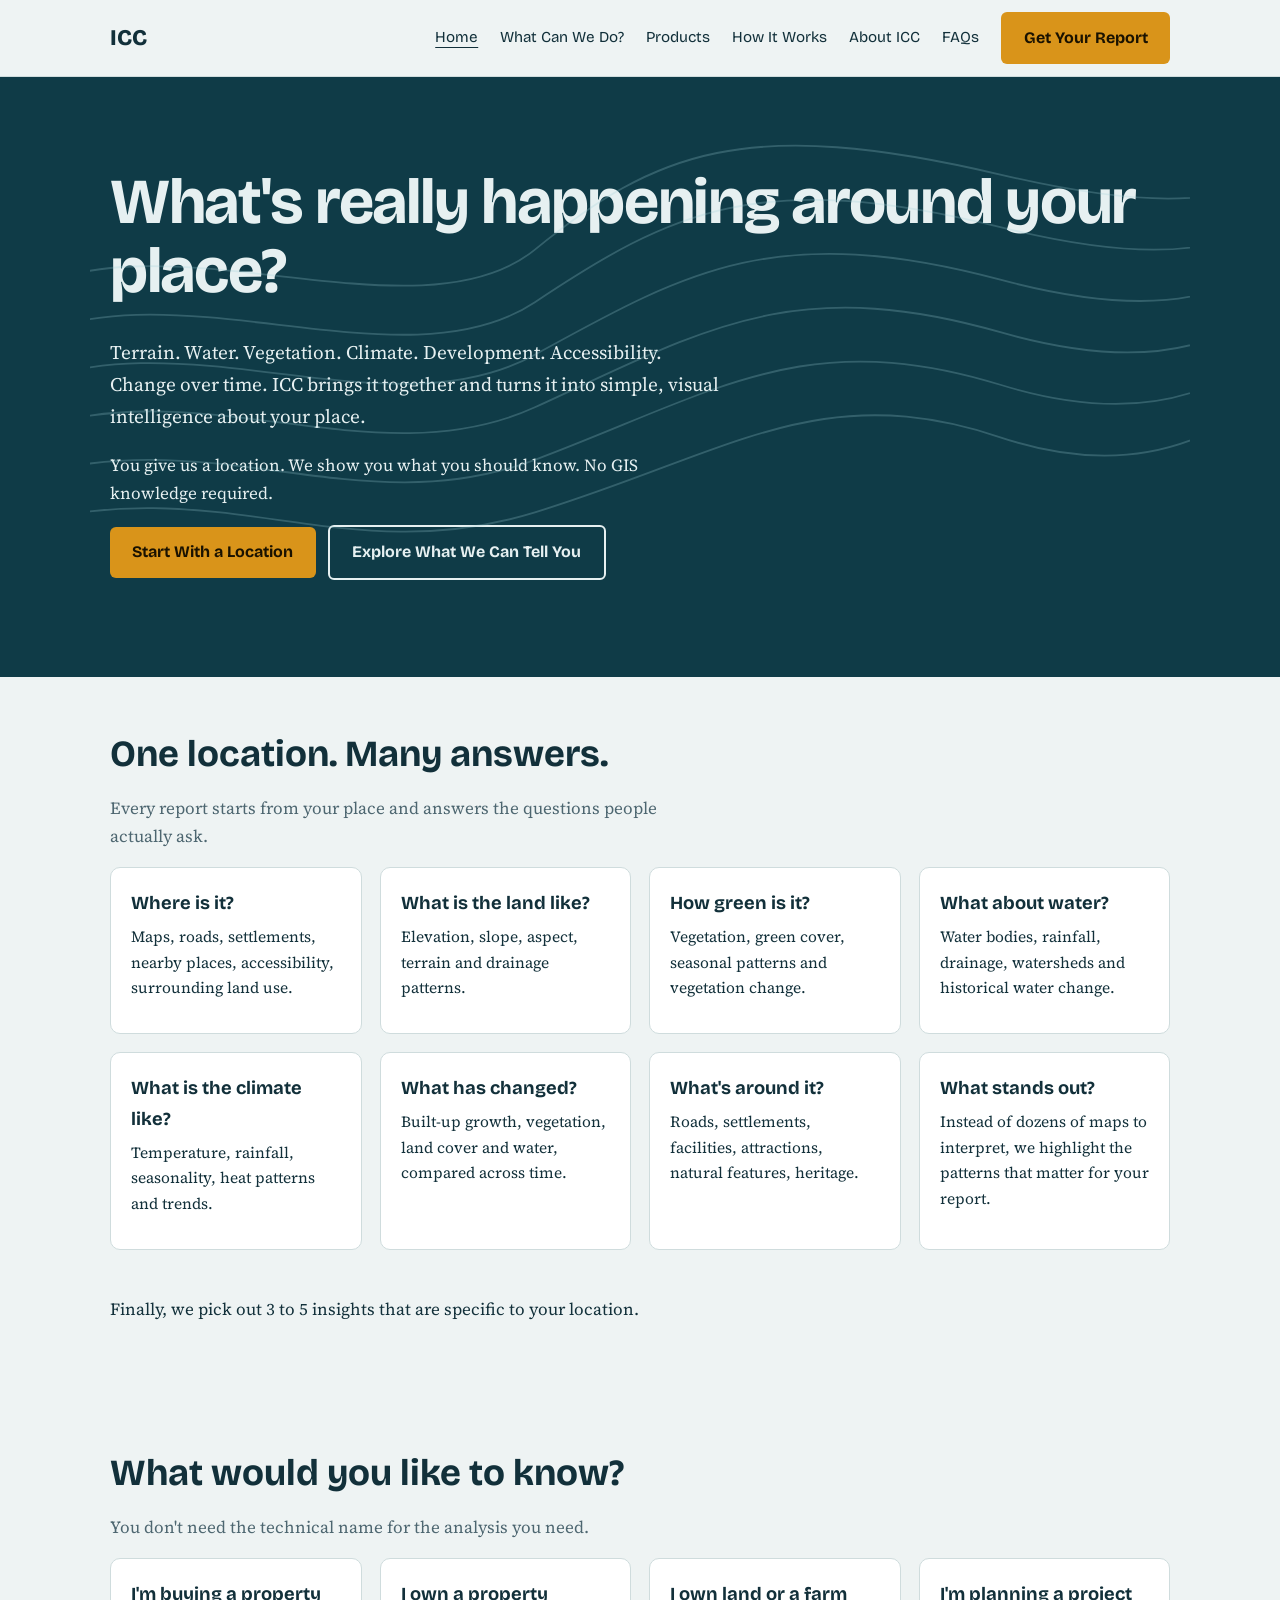
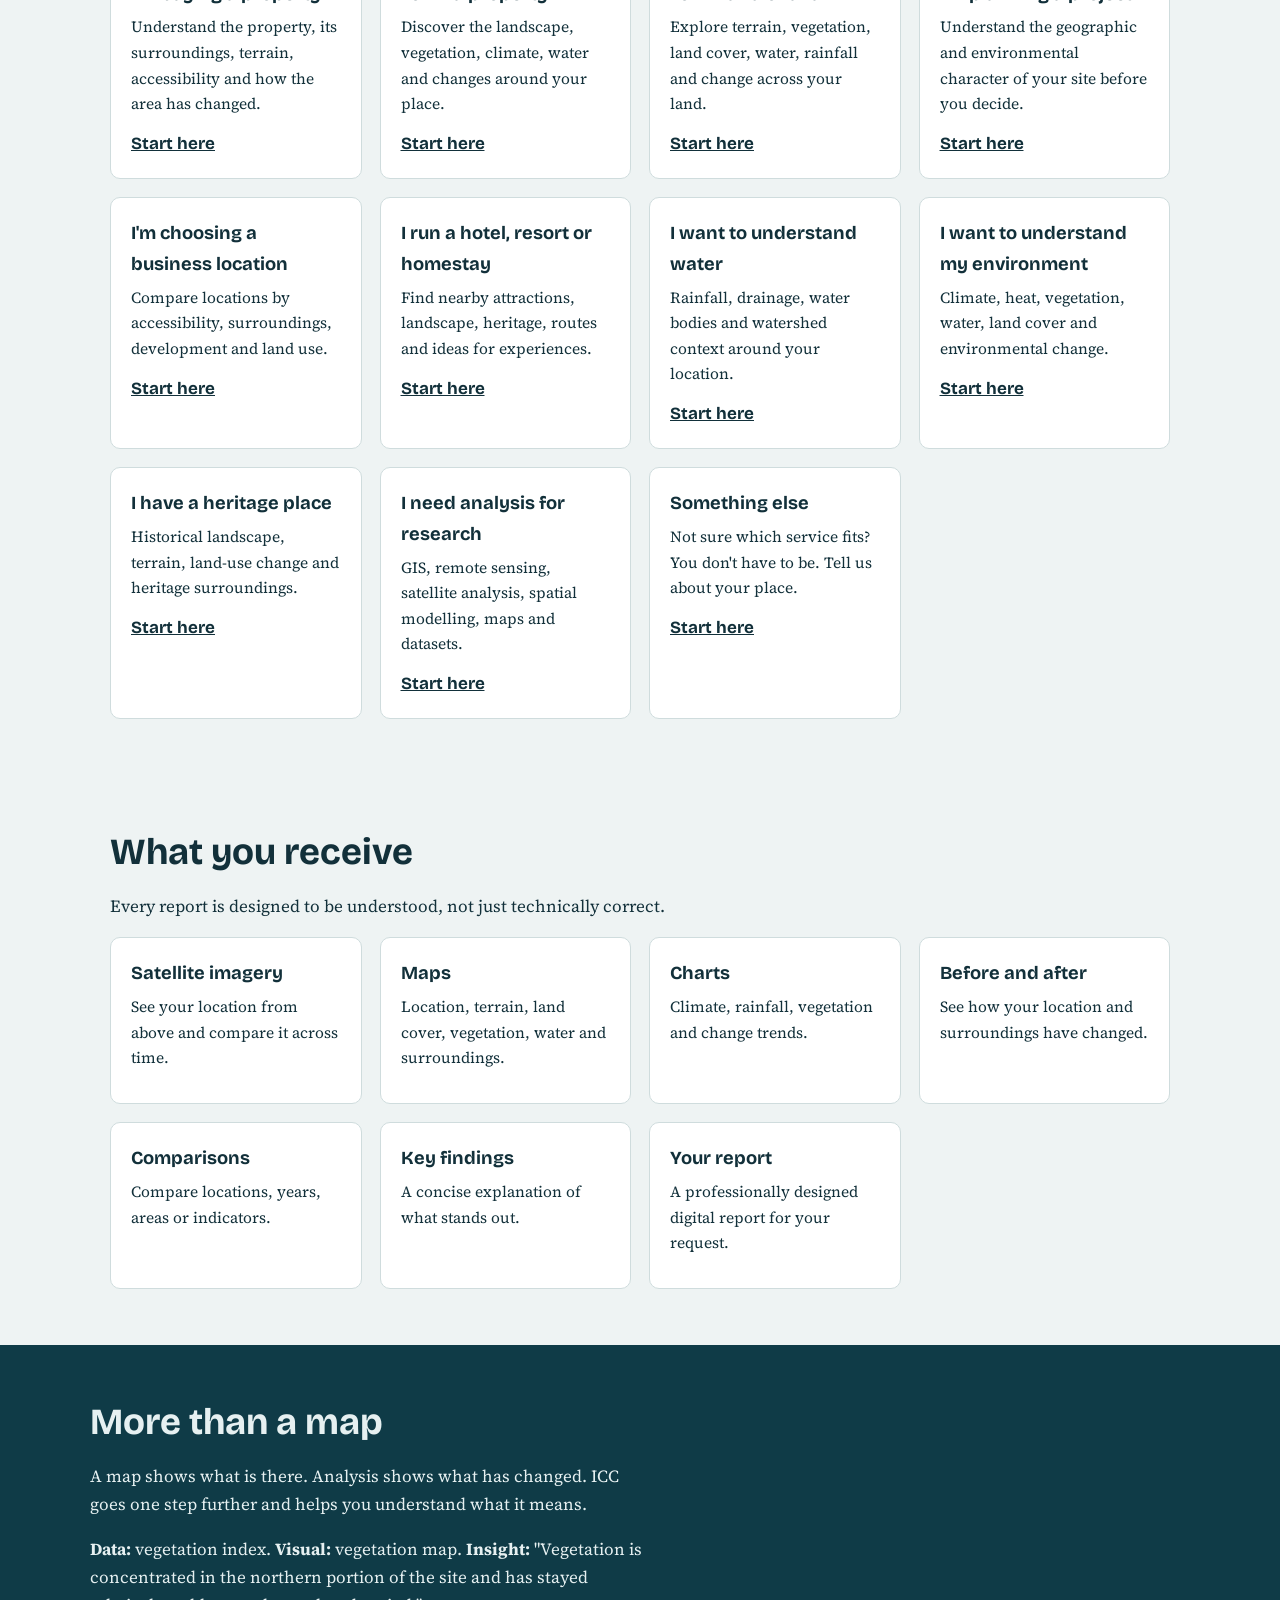
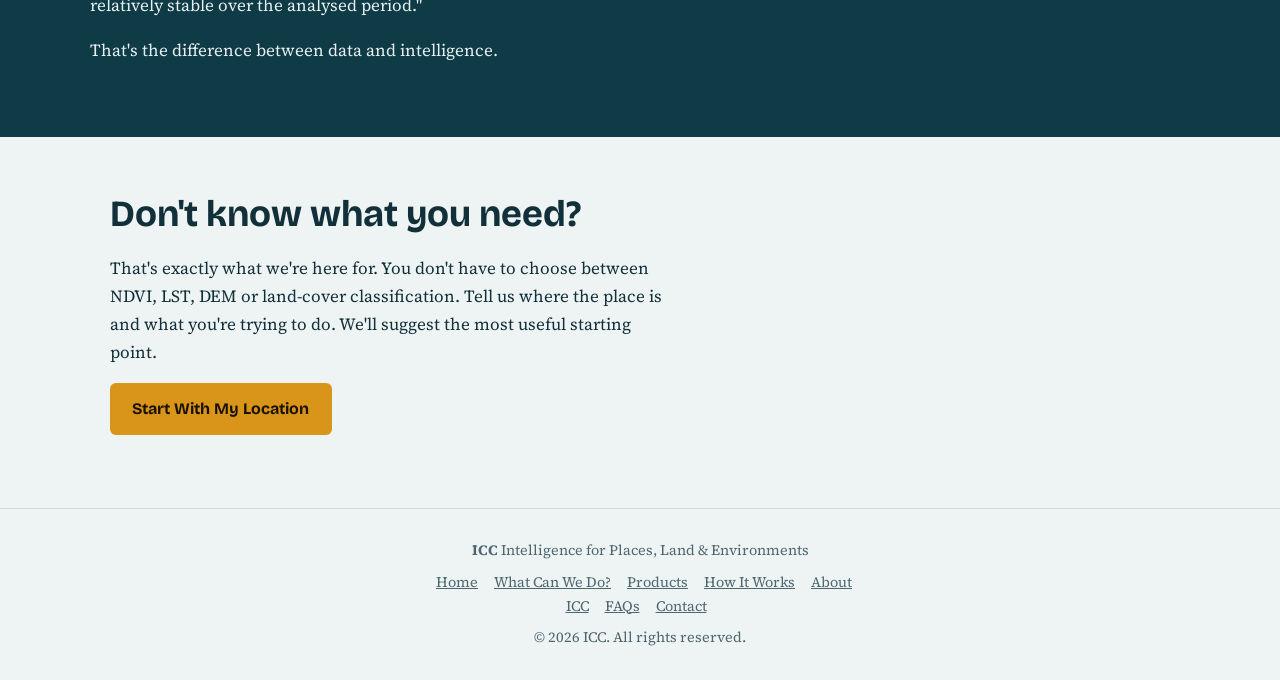
<file: index.html>
<!DOCTYPE html><html lang="en"><head><meta charset="utf-8"><meta name="viewport" content="width=device-width,initial-scale=1">
<title>ICC | Property, Land & Location Intelligence</title><meta name="description" content="Understand your property, land or location with satellite imagery, GIS and environmental intelligence. Get visual maps, charts, change analysis and location-specific insights from ICC.">
<link rel="preconnect" href="https://fonts.googleapis.com"><link rel="preconnect" href="https://fonts.gstatic.com" crossorigin>
<link href="https://fonts.googleapis.com/css2?family=Bricolage+Grotesque:wght@500;700;800&family=Source+Serif+4:wght@400;600&display=swap" rel="stylesheet">
<link rel="stylesheet" href="style.css"></head><body>
<header><nav><a class="logo" href="index.html">ICC</a><a href="index.html" aria-current=page>Home</a><a href="what-can-we-do.html">What Can We Do?</a><a href="products.html">Products</a><a href="how-it-works.html">How It Works</a><a href="about.html">About ICC</a><a href="faq.html">FAQs</a><a class="btn" href="get-report.html">Get Your Report</a></nav></header>
<main>
<section class="hero"><div><svg viewBox="0 0 800 400" preserveAspectRatio="xMidYMid slice" aria-hidden="true" fill="none" stroke="#9fd0d8" stroke-width="1.2"><path d="M-20 300C120 260 200 330 330 290S520 200 640 240 820 210 840 190"/><path d="M-20 270C110 225 210 300 330 255S510 165 640 205 820 180 840 160"/><path d="M-20 240C100 190 220 270 330 220S500 130 640 170 820 150 840 130"/><path d="M-20 210C90 155 230 240 330 185S490 95 640 135 820 120 840 100"/><path d="M-20 180C80 120 240 210 330 150S480 60 640 100 820 90 840 70"/><path d="M-20 150C70 85 250 180 330 115S470 25 640 65 820 60 840 40"/></svg><h1>What's really happening around your place?</h1>
<p style="font-size:1.2rem">Terrain. Water. Vegetation. Climate. Development. Accessibility. Change over time. ICC brings it together and turns it into simple, visual intelligence about your place.</p>
<p>You give us a location. We show you what you should know. No GIS knowledge required.</p>
<p><a class="btn" href="get-report.html">Start With a Location</a> &nbsp; <a class="btn ghost" href="what-can-we-do.html">Explore What We Can Tell You</a></p></div></section>
<section><h2>One location. Many answers.</h2><p class="mute">Every report starts from your place and answers the questions people actually ask.</p>
<div class="grid"><div class="card"><h3>Where is it?</h3><p>Maps, roads, settlements, nearby places, accessibility, surrounding land use.</p></div><div class="card"><h3>What is the land like?</h3><p>Elevation, slope, aspect, terrain and drainage patterns.</p></div><div class="card"><h3>How green is it?</h3><p>Vegetation, green cover, seasonal patterns and vegetation change.</p></div><div class="card"><h3>What about water?</h3><p>Water bodies, rainfall, drainage, watersheds and historical water change.</p></div><div class="card"><h3>What is the climate like?</h3><p>Temperature, rainfall, seasonality, heat patterns and trends.</p></div><div class="card"><h3>What has changed?</h3><p>Built-up growth, vegetation, land cover and water, compared across time.</p></div><div class="card"><h3>What's around it?</h3><p>Roads, settlements, facilities, attractions, natural features, heritage.</p></div><div class="card"><h3>What stands out?</h3><p>Instead of dozens of maps to interpret, we highlight the patterns that matter for your report.</p></div></div><p><br>Finally, we pick out 3 to 5 insights that are specific to your location.</p></section>
<section><h2>What would you like to know?</h2><p class="mute">You don't need the technical name for the analysis you need.</p><div class="grid"><div class="card"><h3>I'm buying a property</h3><p>Understand the property, its surroundings, terrain, accessibility and how the area has changed.</p><a href="get-report.html?need=property">Start here</a></div><div class="card"><h3>I own a property</h3><p>Discover the landscape, vegetation, climate, water and changes around your place.</p><a href="get-report.html?need=property">Start here</a></div><div class="card"><h3>I own land or a farm</h3><p>Explore terrain, vegetation, land cover, water, rainfall and change across your land.</p><a href="get-report.html?need=land">Start here</a></div><div class="card"><h3>I'm planning a project</h3><p>Understand the geographic and environmental character of your site before you decide.</p><a href="get-report.html?need=site">Start here</a></div><div class="card"><h3>I'm choosing a business location</h3><p>Compare locations by accessibility, surroundings, development and land use.</p><a href="get-report.html?need=compare">Start here</a></div><div class="card"><h3>I run a hotel, resort or homestay</h3><p>Find nearby attractions, landscape, heritage, routes and ideas for experiences.</p><a href="get-report.html?need=destination">Start here</a></div><div class="card"><h3>I want to understand water</h3><p>Rainfall, drainage, water bodies and watershed context around your location.</p><a href="get-report.html?need=water">Start here</a></div><div class="card"><h3>I want to understand my environment</h3><p>Climate, heat, vegetation, water, land cover and environmental change.</p><a href="get-report.html?need=environment">Start here</a></div><div class="card"><h3>I have a heritage place</h3><p>Historical landscape, terrain, land-use change and heritage surroundings.</p><a href="get-report.html?need=heritage">Start here</a></div><div class="card"><h3>I need analysis for research</h3><p>GIS, remote sensing, satellite analysis, spatial modelling, maps and datasets.</p><a href="get-report.html?need=research">Start here</a></div><div class="card"><h3>Something else</h3><p>Not sure which service fits? You don't have to be. Tell us about your place.</p><a href="get-report.html?need=other">Start here</a></div></div></section>
<section><h2>What you receive</h2><p>Every report is designed to be understood, not just technically correct.</p>
<div class="grid"><div class="card"><h3>Satellite imagery</h3><p>See your location from above and compare it across time.</p></div><div class="card"><h3>Maps</h3><p>Location, terrain, land cover, vegetation, water and surroundings.</p></div><div class="card"><h3>Charts</h3><p>Climate, rainfall, vegetation and change trends.</p></div><div class="card"><h3>Before and after</h3><p>See how your location and surroundings have changed.</p></div><div class="card"><h3>Comparisons</h3><p>Compare locations, years, areas or indicators.</p></div><div class="card"><h3>Key findings</h3><p>A concise explanation of what stands out.</p></div><div class="card"><h3>Your report</h3><p>A professionally designed digital report for your request.</p></div></div></section>
<section class="band"><div><h2>More than a map</h2><p>A map shows what is there. Analysis shows what has changed. ICC goes one step further and helps you understand what it means.</p>
<p><strong>Data:</strong> vegetation index. <strong>Visual:</strong> vegetation map. <strong>Insight:</strong> "Vegetation is concentrated in the northern portion of the site and has stayed relatively stable over the analysed period."</p>
<p>That's the difference between data and intelligence.</p></div></section>
<section><h2>Don't know what you need?</h2><p>That's exactly what we're here for. You don't have to choose between NDVI, LST, DEM or land-cover classification. Tell us where the place is and what you're trying to do. We'll suggest the most useful starting point.</p>
<p><a class="btn" href="get-report.html">Start With My Location</a></p></section></main>
<footer><p style="margin:0 auto 8px"><strong>ICC</strong> Intelligence for Places, Land &amp; Environments</p>
<p style="margin:0 auto 8px"><a href="index.html">Home</a><a href="what-can-we-do.html">What Can We Do?</a><a href="products.html">Products</a><a href="how-it-works.html">How It Works</a><a href="about.html">About ICC</a><a href="faq.html">FAQs</a><a href="get-report.html">Contact</a></p>
<p style="margin:0 auto">&copy; 2026 ICC. All rights reserved.</p></footer></body></html>
</file>
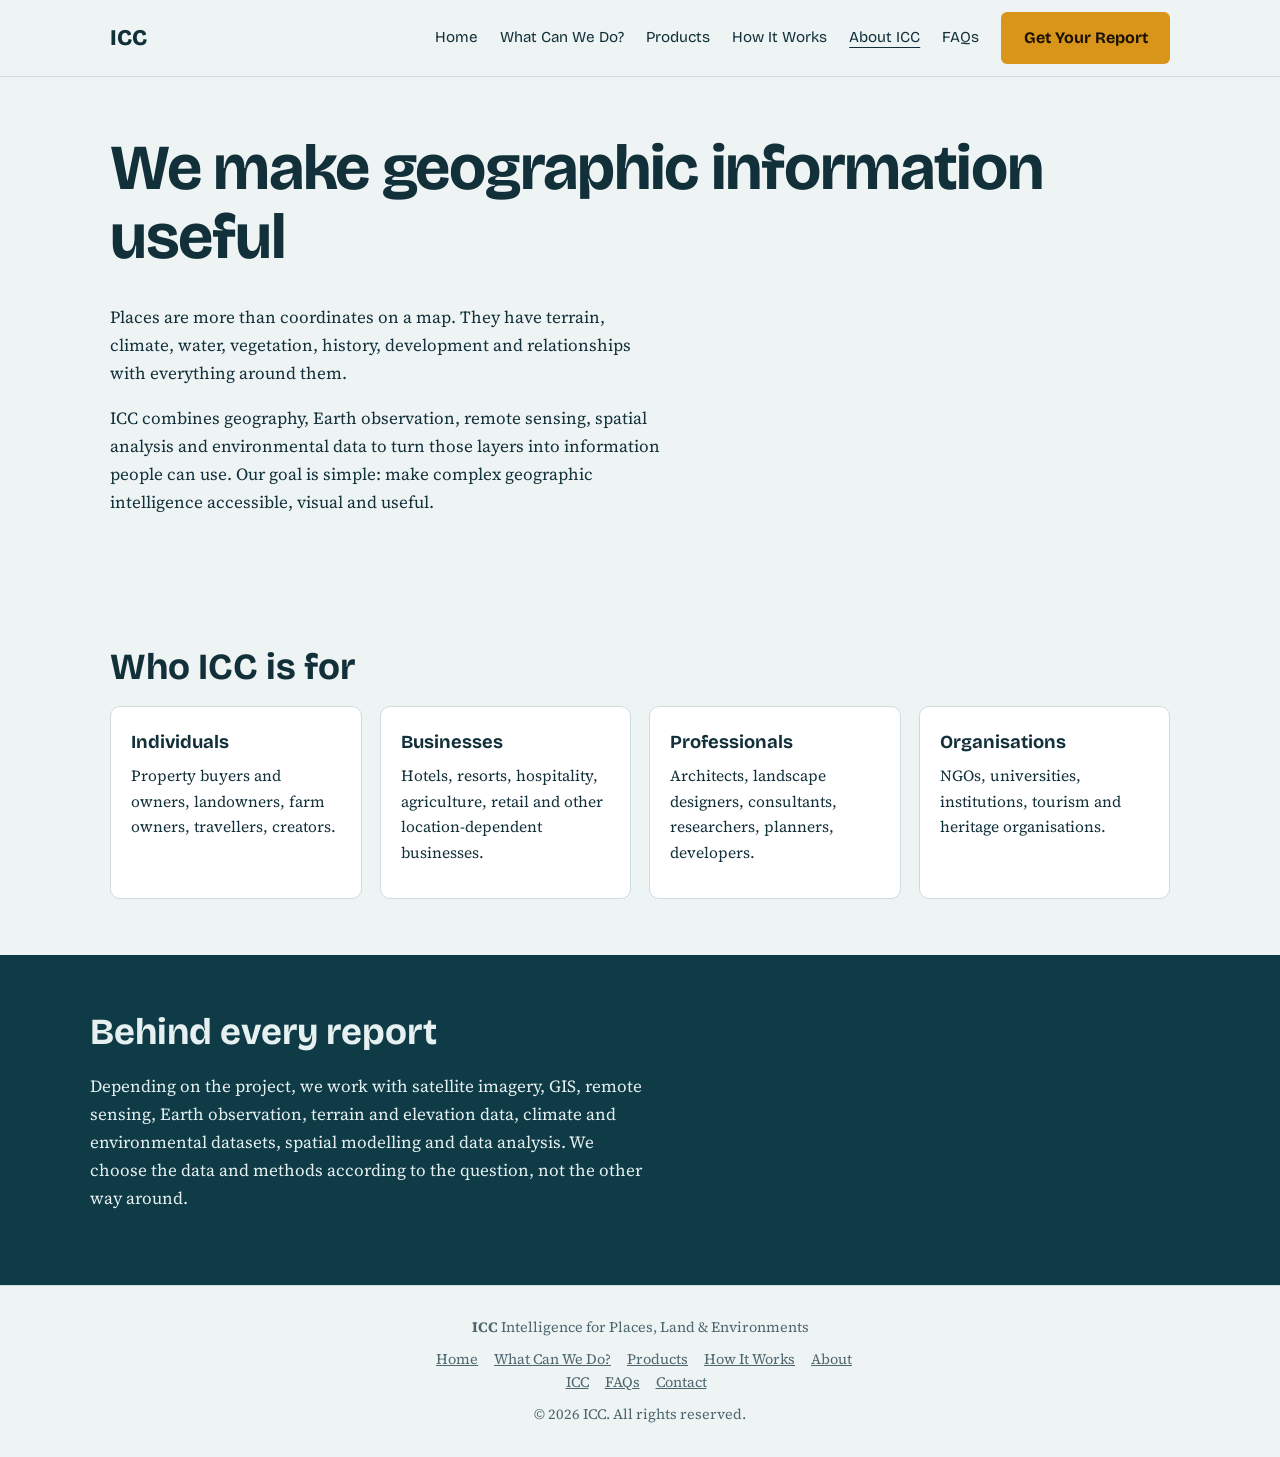
<file: about.html>
<!DOCTYPE html><html lang="en"><head><meta charset="utf-8"><meta name="viewport" content="width=device-width,initial-scale=1">
<title>About ICC</title><meta name="description" content="ICC makes geographic information useful: Earth observation, remote sensing and spatial analysis made accessible and visual.">
<link rel="preconnect" href="https://fonts.googleapis.com"><link rel="preconnect" href="https://fonts.gstatic.com" crossorigin>
<link href="https://fonts.googleapis.com/css2?family=Bricolage+Grotesque:wght@500;700;800&family=Source+Serif+4:wght@400;600&display=swap" rel="stylesheet">
<link rel="stylesheet" href="style.css"></head><body>
<header><nav><a class="logo" href="index.html">ICC</a><a href="index.html">Home</a><a href="what-can-we-do.html">What Can We Do?</a><a href="products.html">Products</a><a href="how-it-works.html">How It Works</a><a href="about.html" aria-current=page>About ICC</a><a href="faq.html">FAQs</a><a class="btn" href="get-report.html">Get Your Report</a></nav></header>
<main>
<section><h1>We make geographic information useful</h1>
<p>Places are more than coordinates on a map. They have terrain, climate, water, vegetation, history, development and relationships with everything around them.</p>
<p>ICC combines geography, Earth observation, remote sensing, spatial analysis and environmental data to turn those layers into information people can use. Our goal is simple: make complex geographic intelligence accessible, visual and useful.</p></section>
<section><h2>Who ICC is for</h2><div class="grid"><div class="card"><h3>Individuals</h3><p>Property buyers and owners, landowners, farm owners, travellers, creators.</p></div><div class="card"><h3>Businesses</h3><p>Hotels, resorts, hospitality, agriculture, retail and other location-dependent businesses.</p></div><div class="card"><h3>Professionals</h3><p>Architects, landscape designers, consultants, researchers, planners, developers.</p></div><div class="card"><h3>Organisations</h3><p>NGOs, universities, institutions, tourism and heritage organisations.</p></div></div></section>
<section class="band"><div><h2>Behind every report</h2><p>Depending on the project, we work with satellite imagery, GIS, remote sensing, Earth observation, terrain and elevation data, climate and environmental datasets, spatial modelling and data analysis. We choose the data and methods according to the question, not the other way around.</p></div></section></main>
<footer><p style="margin:0 auto 8px"><strong>ICC</strong> Intelligence for Places, Land &amp; Environments</p>
<p style="margin:0 auto 8px"><a href="index.html">Home</a><a href="what-can-we-do.html">What Can We Do?</a><a href="products.html">Products</a><a href="how-it-works.html">How It Works</a><a href="about.html">About ICC</a><a href="faq.html">FAQs</a><a href="get-report.html">Contact</a></p>
<p style="margin:0 auto">&copy; 2026 ICC. All rights reserved.</p></footer></body></html>
</file>
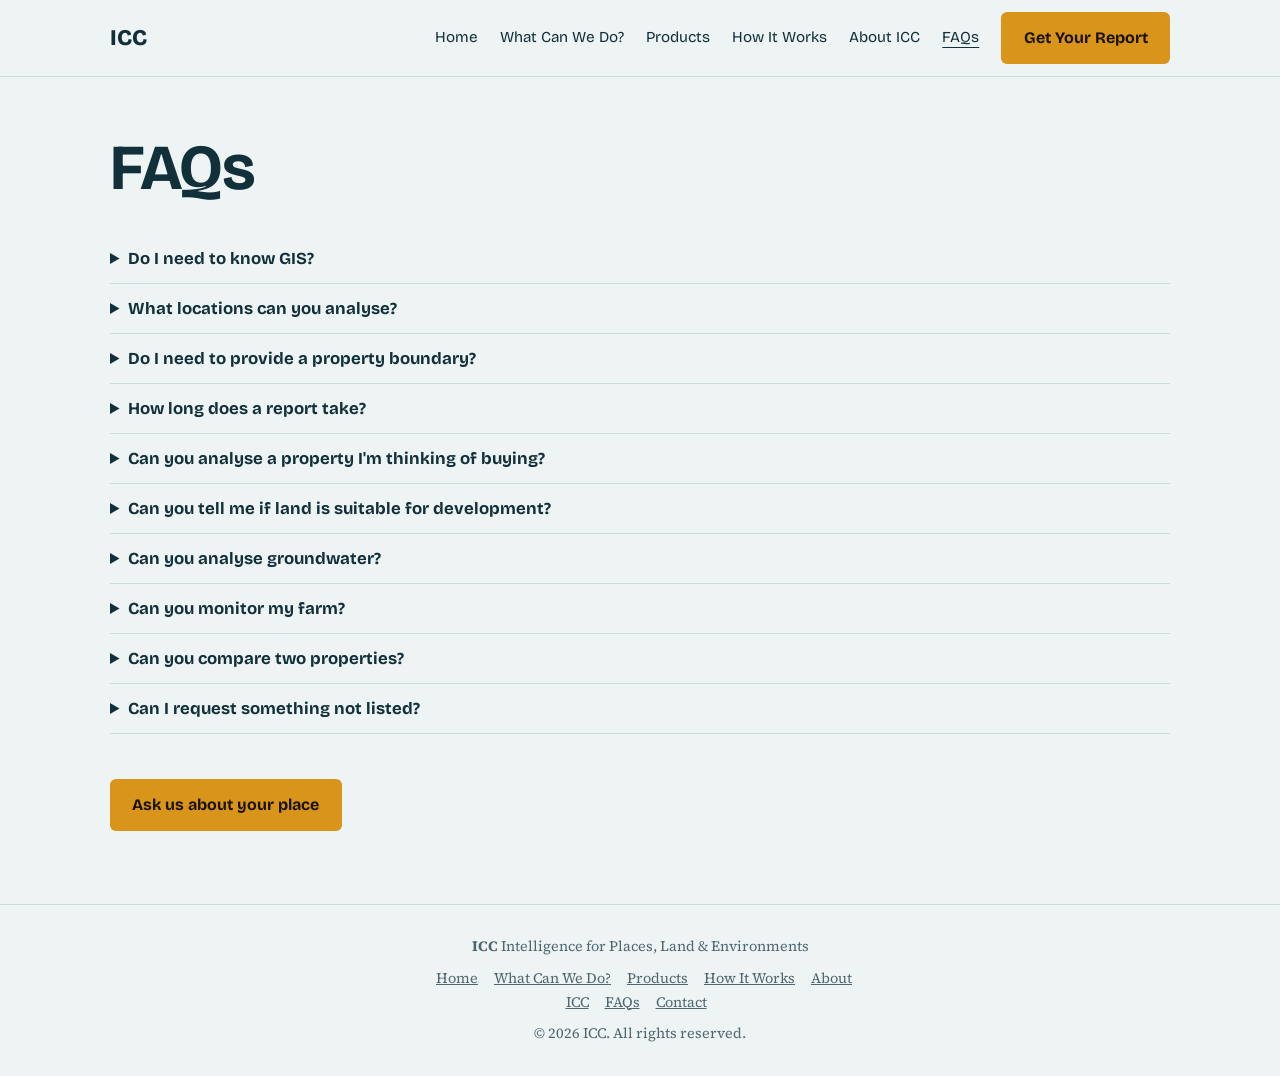
<file: faq.html>
<!DOCTYPE html><html lang="en"><head><meta charset="utf-8"><meta name="viewport" content="width=device-width,initial-scale=1">
<title>ICC FAQs</title><meta name="description" content="Answers about ICC reports, coverage, turnaround and what satellite and GIS analysis can and can't tell you.">
<link rel="preconnect" href="https://fonts.googleapis.com"><link rel="preconnect" href="https://fonts.gstatic.com" crossorigin>
<link href="https://fonts.googleapis.com/css2?family=Bricolage+Grotesque:wght@500;700;800&family=Source+Serif+4:wght@400;600&display=swap" rel="stylesheet">
<link rel="stylesheet" href="style.css"></head><body>
<header><nav><a class="logo" href="index.html">ICC</a><a href="index.html">Home</a><a href="what-can-we-do.html">What Can We Do?</a><a href="products.html">Products</a><a href="how-it-works.html">How It Works</a><a href="about.html">About ICC</a><a href="faq.html" aria-current=page>FAQs</a><a class="btn" href="get-report.html">Get Your Report</a></nav></header>
<main><section><h1>FAQs</h1><details><summary>Do I need to know GIS?</summary><p>No. Tell us about the location and what you want to understand. We select the analysis.</p></details><details><summary>What locations can you analyse?</summary><p>Locations where suitable geographic, satellite and environmental data are available. Coverage varies by location.</p></details><details><summary>Do I need to provide a property boundary?</summary><p>Not always. A location or coordinates may be enough for some products. A precise boundary helps for property- or land-specific analysis.</p></details><details><summary>How long does a report take?</summary><p>It depends on the product, location and depth of analysis. You'll get an estimated delivery time before you confirm the order.</p></details><details><summary>Can you analyse a property I'm thinking of buying?</summary><p>Yes, as geographic and environmental decision support. It doesn't replace legal title checks, valuation, structural inspection, engineering assessment or statutory approvals.</p></details><details><summary>Can you tell me if land is suitable for development?</summary><p>We provide spatial suitability screening and environmental analysis. It isn't planning permission, engineering certification or statutory approval.</p></details><details><summary>Can you analyse groundwater?</summary><p>We can do groundwater-related spatial screening using geographic, geological, terrain and rainfall data. Site-specific decisions may still need a professional hydrogeological investigation.</p></details><details><summary>Can you monitor my farm?</summary><p>Yes. Suitable agricultural locations can be monitored periodically with satellite imagery and environmental datasets.</p></details><details><summary>Can you compare two properties?</summary><p>Yes. We build comparative reports for multiple locations using relevant criteria.</p></details><details><summary>Can I request something not listed?</summary><p>Absolutely. Tell us what you're trying to understand and we'll tell you if ICC can help.</p></details><p><br><a class="btn" href="get-report.html">Ask us about your place</a></p></section></main>
<footer><p style="margin:0 auto 8px"><strong>ICC</strong> Intelligence for Places, Land &amp; Environments</p>
<p style="margin:0 auto 8px"><a href="index.html">Home</a><a href="what-can-we-do.html">What Can We Do?</a><a href="products.html">Products</a><a href="how-it-works.html">How It Works</a><a href="about.html">About ICC</a><a href="faq.html">FAQs</a><a href="get-report.html">Contact</a></p>
<p style="margin:0 auto">&copy; 2026 ICC. All rights reserved.</p></footer></body></html>
</file>
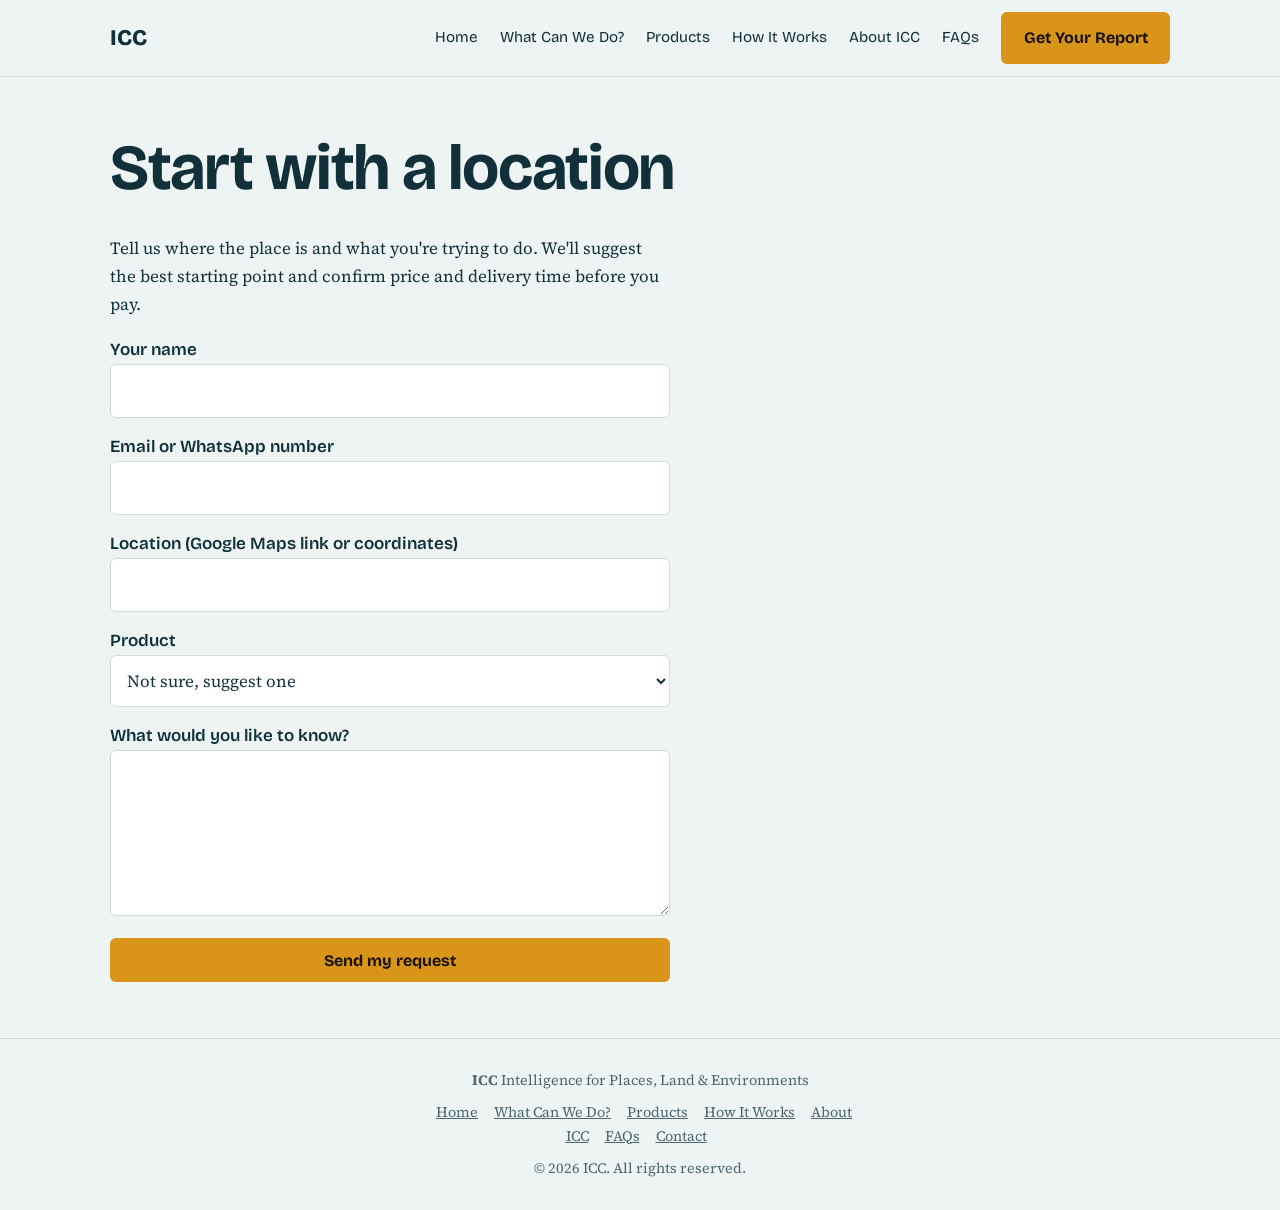
<file: get-report.html>
<!DOCTYPE html><html lang="en"><head><meta charset="utf-8"><meta name="viewport" content="width=device-width,initial-scale=1">
<title>Get Your Report | ICC</title><meta name="description" content="Enter your location and tell us what you want to know. ICC will suggest the most useful starting point.">
<link rel="preconnect" href="https://fonts.googleapis.com"><link rel="preconnect" href="https://fonts.gstatic.com" crossorigin>
<link href="https://fonts.googleapis.com/css2?family=Bricolage+Grotesque:wght@500;700;800&family=Source+Serif+4:wght@400;600&display=swap" rel="stylesheet">
<link rel="stylesheet" href="style.css"></head><body>
<header><nav><a class="logo" href="index.html">ICC</a><a href="index.html">Home</a><a href="what-can-we-do.html">What Can We Do?</a><a href="products.html">Products</a><a href="how-it-works.html">How It Works</a><a href="about.html">About ICC</a><a href="faq.html">FAQs</a><a class="btn" href="get-report.html">Get Your Report</a></nav></header>
<main>
<section><h1>Start with a location</h1><p>Tell us where the place is and what you're trying to do. We'll suggest the best starting point and confirm price and delivery time before you pay.</p>
<!-- Replace YOUR_FORM_ID with your Formspree form ID (formspree.io), or swap the action for a Tally/Google Form link -->
<form action="https://formspree.io/f/YOUR_FORM_ID" method="POST">
<div><label for="n">Your name</label><input id="n" name="name" required></div>
<div><label for="e">Email or WhatsApp number</label><input id="e" name="contact" required></div>
<div><label for="l">Location (Google Maps link or coordinates)</label><input id="l" name="location" required></div>
<div><label for="p">Product</label><select id="p" name="product"><option>Not sure, suggest one</option><option>Know Your Place</option><option>Property Intelligence</option><option>Land Intelligence</option><option>Site Intelligence</option><option>Location Comparison</option></select></div>
<div><label for="q">What would you like to know?</label><textarea id="q" name="question" rows="5"></textarea></div>
<button type="submit">Send my request</button></form></section></main>
<footer><p style="margin:0 auto 8px"><strong>ICC</strong> Intelligence for Places, Land &amp; Environments</p>
<p style="margin:0 auto 8px"><a href="index.html">Home</a><a href="what-can-we-do.html">What Can We Do?</a><a href="products.html">Products</a><a href="how-it-works.html">How It Works</a><a href="about.html">About ICC</a><a href="faq.html">FAQs</a><a href="get-report.html">Contact</a></p>
<p style="margin:0 auto">&copy; 2026 ICC. All rights reserved.</p></footer></body></html>
</file>
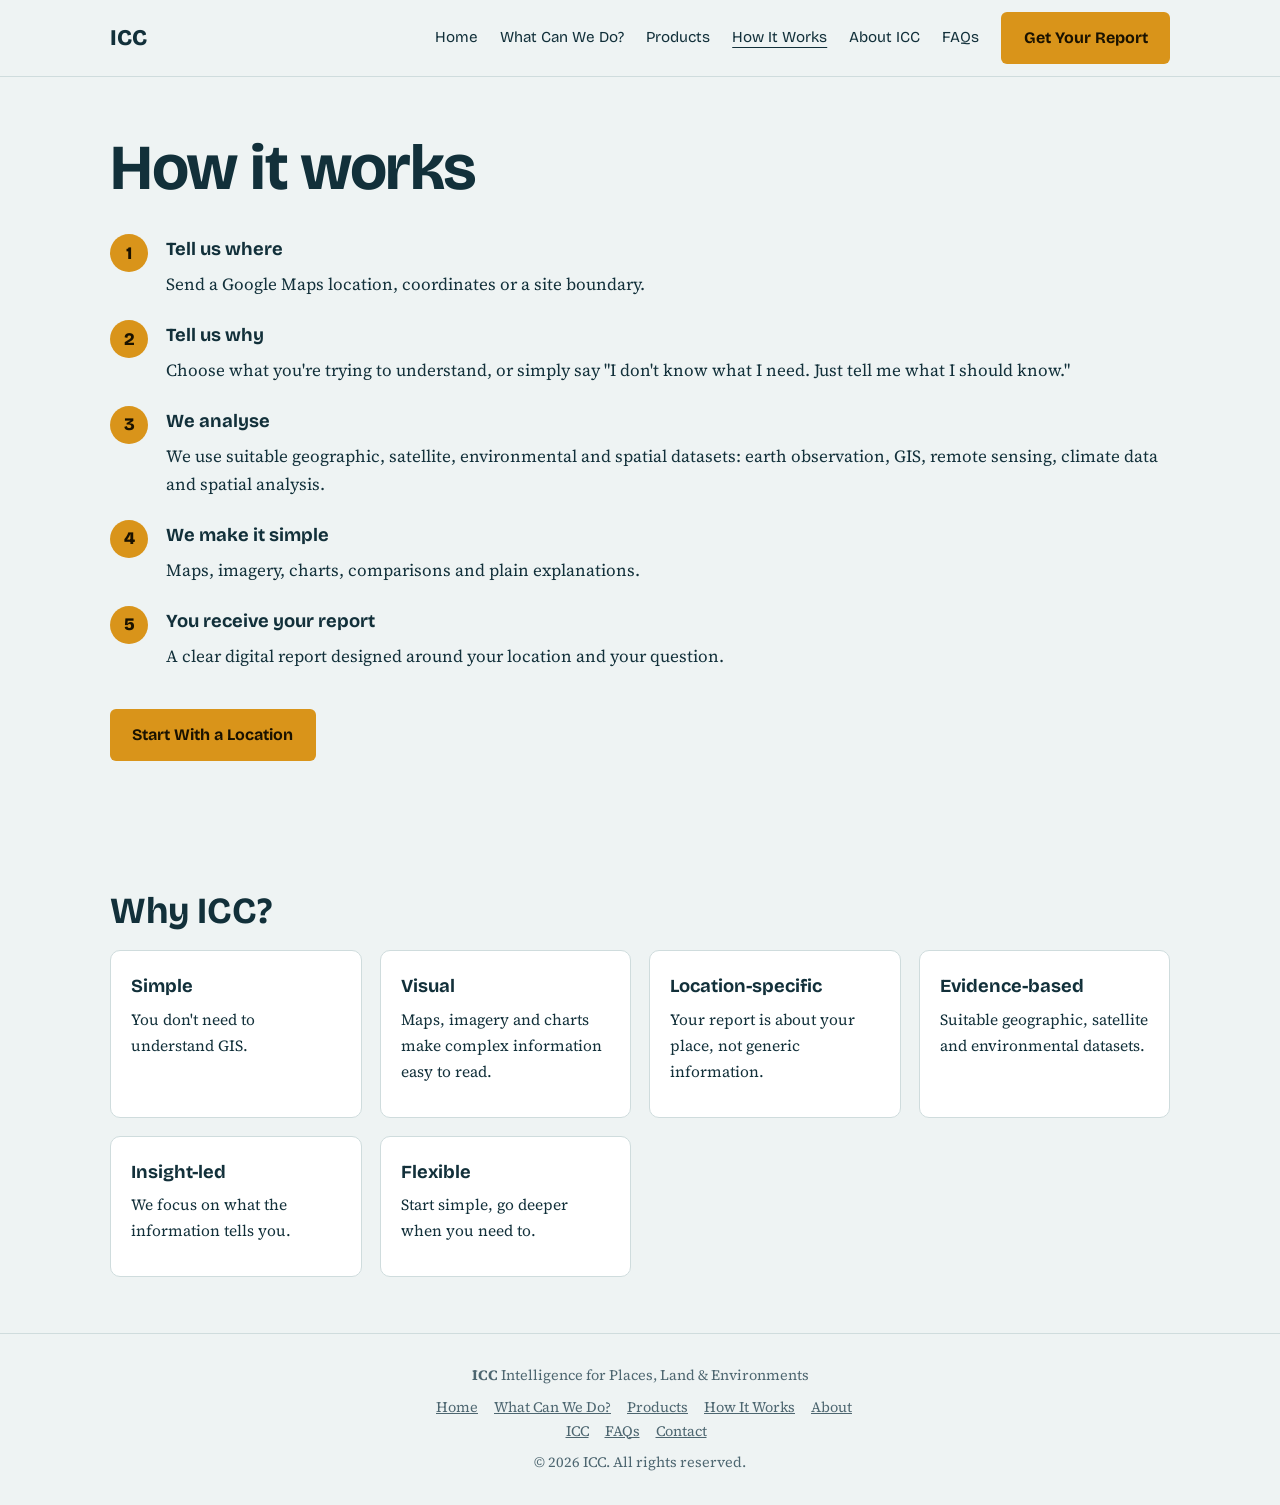
<file: how-it-works.html>
<!DOCTYPE html><html lang="en"><head><meta charset="utf-8"><meta name="viewport" content="width=device-width,initial-scale=1">
<title>How ICC Works</title><meta name="description" content="Tell us where, tell us why, and receive a clear digital report built from satellite, GIS and environmental data.">
<link rel="preconnect" href="https://fonts.googleapis.com"><link rel="preconnect" href="https://fonts.gstatic.com" crossorigin>
<link href="https://fonts.googleapis.com/css2?family=Bricolage+Grotesque:wght@500;700;800&family=Source+Serif+4:wght@400;600&display=swap" rel="stylesheet">
<link rel="stylesheet" href="style.css"></head><body>
<header><nav><a class="logo" href="index.html">ICC</a><a href="index.html">Home</a><a href="what-can-we-do.html">What Can We Do?</a><a href="products.html">Products</a><a href="how-it-works.html" aria-current=page>How It Works</a><a href="about.html">About ICC</a><a href="faq.html">FAQs</a><a class="btn" href="get-report.html">Get Your Report</a></nav></header>
<main>
<section><h1>How it works</h1><ol class="steps">
<li><h3>Tell us where</h3>Send a Google Maps location, coordinates or a site boundary.</li>
<li><h3>Tell us why</h3>Choose what you're trying to understand, or simply say "I don't know what I need. Just tell me what I should know."</li>
<li><h3>We analyse</h3>We use suitable geographic, satellite, environmental and spatial datasets: earth observation, GIS, remote sensing, climate data and spatial analysis.</li>
<li><h3>We make it simple</h3>Maps, imagery, charts, comparisons and plain explanations.</li>
<li><h3>You receive your report</h3>A clear digital report designed around your location and your question.</li></ol>
<p><a class="btn" href="get-report.html">Start With a Location</a></p></section>
<section><h2>Why ICC?</h2><div class="grid"><div class="card"><h3>Simple</h3><p>You don't need to understand GIS.</p></div><div class="card"><h3>Visual</h3><p>Maps, imagery and charts make complex information easy to read.</p></div><div class="card"><h3>Location-specific</h3><p>Your report is about your place, not generic information.</p></div><div class="card"><h3>Evidence-based</h3><p>Suitable geographic, satellite and environmental datasets.</p></div><div class="card"><h3>Insight-led</h3><p>We focus on what the information tells you.</p></div><div class="card"><h3>Flexible</h3><p>Start simple, go deeper when you need to.</p></div></div></section></main>
<footer><p style="margin:0 auto 8px"><strong>ICC</strong> Intelligence for Places, Land &amp; Environments</p>
<p style="margin:0 auto 8px"><a href="index.html">Home</a><a href="what-can-we-do.html">What Can We Do?</a><a href="products.html">Products</a><a href="how-it-works.html">How It Works</a><a href="about.html">About ICC</a><a href="faq.html">FAQs</a><a href="get-report.html">Contact</a></p>
<p style="margin:0 auto">&copy; 2026 ICC. All rights reserved.</p></footer></body></html>
</file>
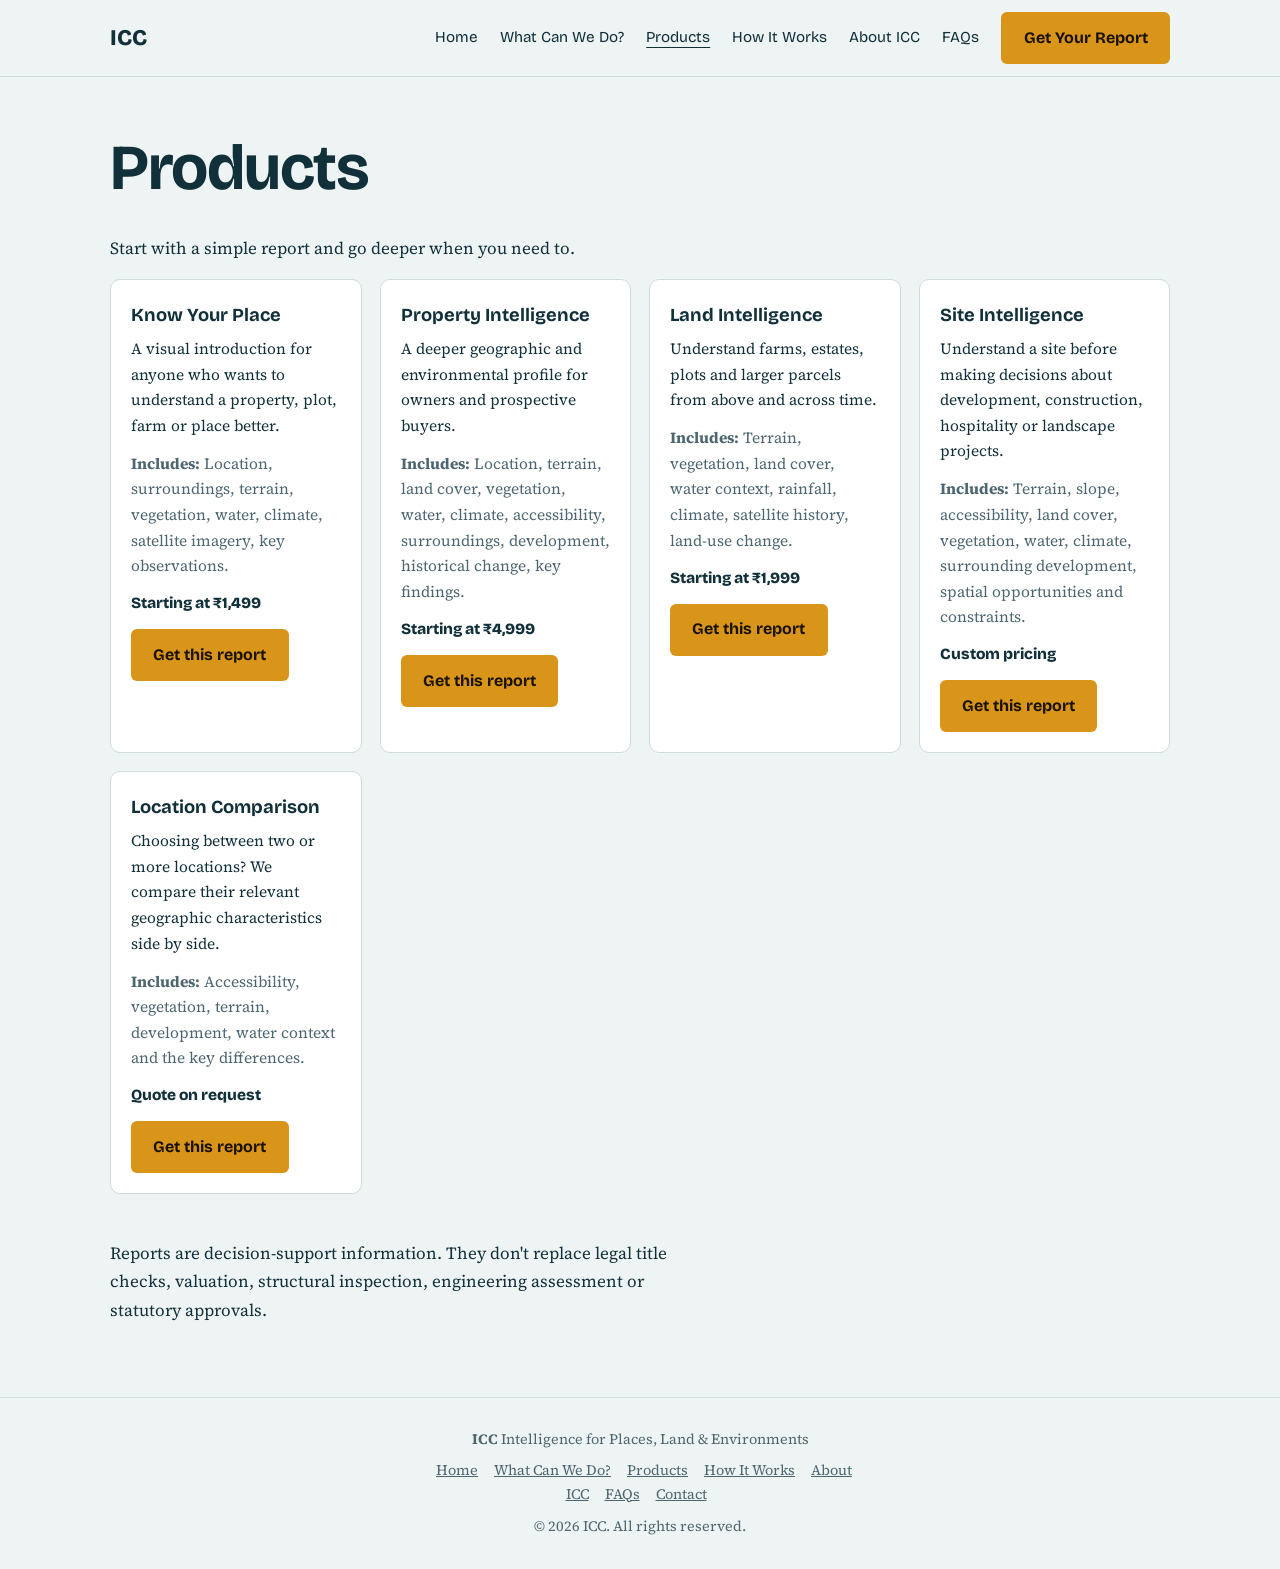
<file: products.html>
<!DOCTYPE html><html lang="en"><head><meta charset="utf-8"><meta name="viewport" content="width=device-width,initial-scale=1">
<title>ICC Reports | Property, Land & Site Intelligence</title><meta name="description" content="Property, land, site and location comparison reports from ICC, built from satellite imagery, GIS and environmental data.">
<link rel="preconnect" href="https://fonts.googleapis.com"><link rel="preconnect" href="https://fonts.gstatic.com" crossorigin>
<link href="https://fonts.googleapis.com/css2?family=Bricolage+Grotesque:wght@500;700;800&family=Source+Serif+4:wght@400;600&display=swap" rel="stylesheet">
<link rel="stylesheet" href="style.css"></head><body>
<header><nav><a class="logo" href="index.html">ICC</a><a href="index.html">Home</a><a href="what-can-we-do.html">What Can We Do?</a><a href="products.html" aria-current=page>Products</a><a href="how-it-works.html">How It Works</a><a href="about.html">About ICC</a><a href="faq.html">FAQs</a><a class="btn" href="get-report.html">Get Your Report</a></nav></header>
<main>
<section><h1>Products</h1><p>Start with a simple report and go deeper when you need to.</p><div class="grid"><div class="card"><h3>Know Your Place</h3><p>A visual introduction for anyone who wants to understand a property, plot, farm or place better.</p><p class="mute"><strong>Includes:</strong> Location, surroundings, terrain, vegetation, water, climate, satellite imagery, key observations.</p><p class="price">Starting at &#8377;1,499</p><a class="btn" href="get-report.html?product=know-your-place">Get this report</a></div><div class="card"><h3>Property Intelligence</h3><p>A deeper geographic and environmental profile for owners and prospective buyers.</p><p class="mute"><strong>Includes:</strong> Location, terrain, land cover, vegetation, water, climate, accessibility, surroundings, development, historical change, key findings.</p><p class="price">Starting at &#8377;4,999</p><a class="btn" href="get-report.html?product=property-intelligence">Get this report</a></div><div class="card"><h3>Land Intelligence</h3><p>Understand farms, estates, plots and larger parcels from above and across time.</p><p class="mute"><strong>Includes:</strong> Terrain, vegetation, land cover, water context, rainfall, climate, satellite history, land-use change.</p><p class="price">Starting at &#8377;1,999</p><a class="btn" href="get-report.html?product=land-intelligence">Get this report</a></div><div class="card"><h3>Site Intelligence</h3><p>Understand a site before making decisions about development, construction, hospitality or landscape projects.</p><p class="mute"><strong>Includes:</strong> Terrain, slope, accessibility, land cover, vegetation, water, climate, surrounding development, spatial opportunities and constraints.</p><p class="price">Custom pricing</p><a class="btn" href="get-report.html?product=site-intelligence">Get this report</a></div><div class="card"><h3>Location Comparison</h3><p>Choosing between two or more locations? We compare their relevant geographic characteristics side by side.</p><p class="mute"><strong>Includes:</strong> Accessibility, vegetation, terrain, development, water context and the key differences.</p><p class="price">Quote on request</p><a class="btn" href="get-report.html?product=location-comparison">Get this report</a></div></div>
<p><br class="mute">Reports are decision-support information. They don't replace legal title checks, valuation, structural inspection, engineering assessment or statutory approvals.</p></section></main>
<footer><p style="margin:0 auto 8px"><strong>ICC</strong> Intelligence for Places, Land &amp; Environments</p>
<p style="margin:0 auto 8px"><a href="index.html">Home</a><a href="what-can-we-do.html">What Can We Do?</a><a href="products.html">Products</a><a href="how-it-works.html">How It Works</a><a href="about.html">About ICC</a><a href="faq.html">FAQs</a><a href="get-report.html">Contact</a></p>
<p style="margin:0 auto">&copy; 2026 ICC. All rights reserved.</p></footer></body></html>
</file>
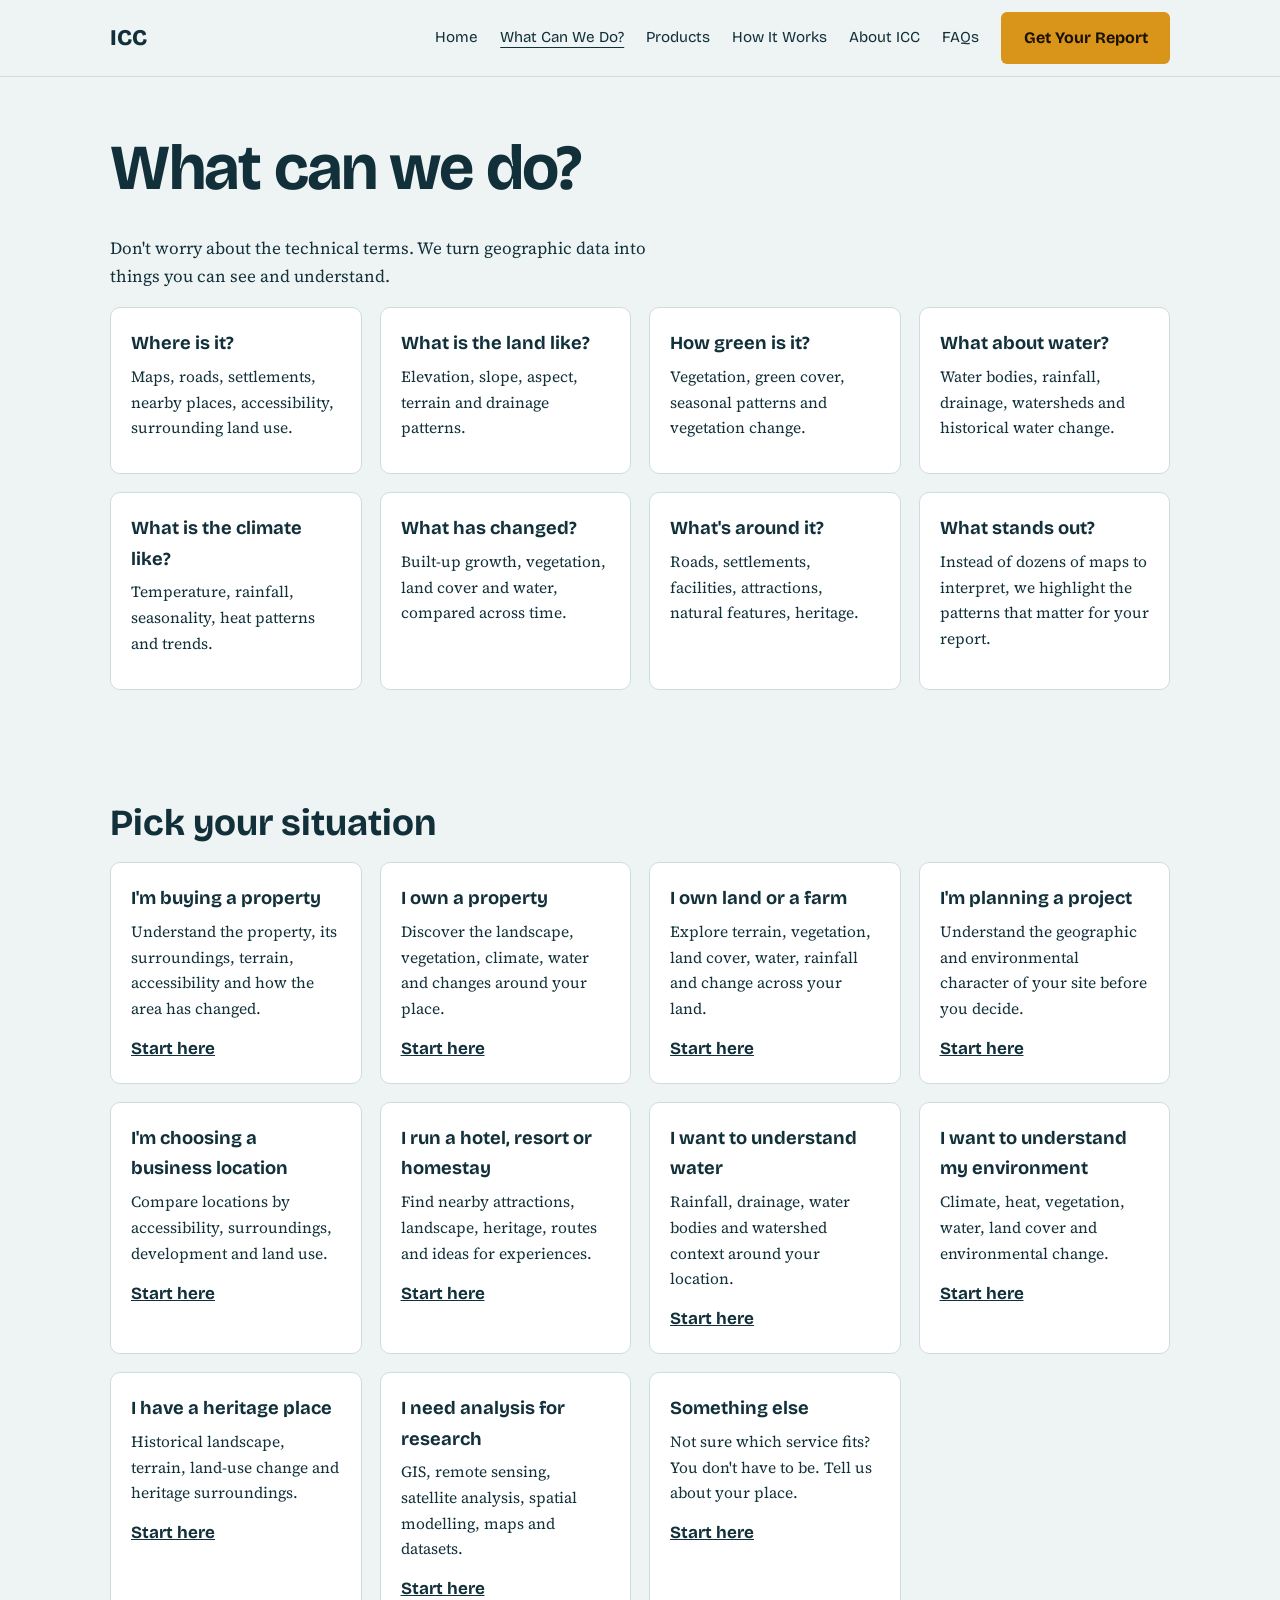
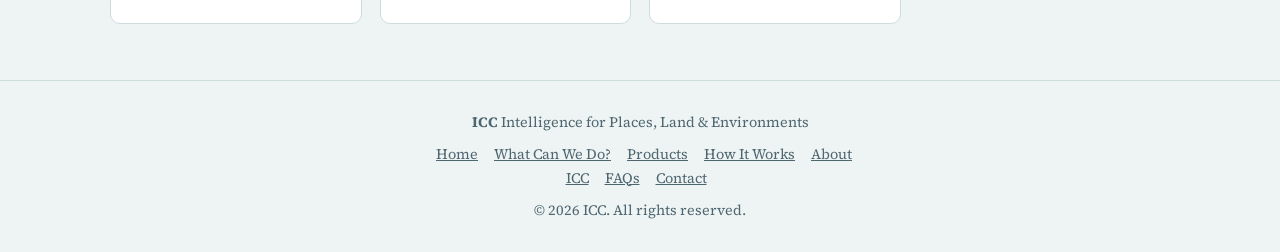
<file: what-can-we-do.html>
<!DOCTYPE html><html lang="en"><head><meta charset="utf-8"><meta name="viewport" content="width=device-width,initial-scale=1">
<title>What Can ICC Tell You About Your Place?</title><meta name="description" content="Maps, terrain, vegetation, water, climate and change analysis for any property, land or location.">
<link rel="preconnect" href="https://fonts.googleapis.com"><link rel="preconnect" href="https://fonts.gstatic.com" crossorigin>
<link href="https://fonts.googleapis.com/css2?family=Bricolage+Grotesque:wght@500;700;800&family=Source+Serif+4:wght@400;600&display=swap" rel="stylesheet">
<link rel="stylesheet" href="style.css"></head><body>
<header><nav><a class="logo" href="index.html">ICC</a><a href="index.html">Home</a><a href="what-can-we-do.html" aria-current=page>What Can We Do?</a><a href="products.html">Products</a><a href="how-it-works.html">How It Works</a><a href="about.html">About ICC</a><a href="faq.html">FAQs</a><a class="btn" href="get-report.html">Get Your Report</a></nav></header>
<main>
<section><h1>What can we do?</h1><p>Don't worry about the technical terms. We turn geographic data into things you can see and understand.</p><div class="grid"><div class="card"><h3>Where is it?</h3><p>Maps, roads, settlements, nearby places, accessibility, surrounding land use.</p></div><div class="card"><h3>What is the land like?</h3><p>Elevation, slope, aspect, terrain and drainage patterns.</p></div><div class="card"><h3>How green is it?</h3><p>Vegetation, green cover, seasonal patterns and vegetation change.</p></div><div class="card"><h3>What about water?</h3><p>Water bodies, rainfall, drainage, watersheds and historical water change.</p></div><div class="card"><h3>What is the climate like?</h3><p>Temperature, rainfall, seasonality, heat patterns and trends.</p></div><div class="card"><h3>What has changed?</h3><p>Built-up growth, vegetation, land cover and water, compared across time.</p></div><div class="card"><h3>What's around it?</h3><p>Roads, settlements, facilities, attractions, natural features, heritage.</p></div><div class="card"><h3>What stands out?</h3><p>Instead of dozens of maps to interpret, we highlight the patterns that matter for your report.</p></div></div></section>
<section><h2>Pick your situation</h2><div class="grid"><div class="card"><h3>I'm buying a property</h3><p>Understand the property, its surroundings, terrain, accessibility and how the area has changed.</p><a href="get-report.html?need=property">Start here</a></div><div class="card"><h3>I own a property</h3><p>Discover the landscape, vegetation, climate, water and changes around your place.</p><a href="get-report.html?need=property">Start here</a></div><div class="card"><h3>I own land or a farm</h3><p>Explore terrain, vegetation, land cover, water, rainfall and change across your land.</p><a href="get-report.html?need=land">Start here</a></div><div class="card"><h3>I'm planning a project</h3><p>Understand the geographic and environmental character of your site before you decide.</p><a href="get-report.html?need=site">Start here</a></div><div class="card"><h3>I'm choosing a business location</h3><p>Compare locations by accessibility, surroundings, development and land use.</p><a href="get-report.html?need=compare">Start here</a></div><div class="card"><h3>I run a hotel, resort or homestay</h3><p>Find nearby attractions, landscape, heritage, routes and ideas for experiences.</p><a href="get-report.html?need=destination">Start here</a></div><div class="card"><h3>I want to understand water</h3><p>Rainfall, drainage, water bodies and watershed context around your location.</p><a href="get-report.html?need=water">Start here</a></div><div class="card"><h3>I want to understand my environment</h3><p>Climate, heat, vegetation, water, land cover and environmental change.</p><a href="get-report.html?need=environment">Start here</a></div><div class="card"><h3>I have a heritage place</h3><p>Historical landscape, terrain, land-use change and heritage surroundings.</p><a href="get-report.html?need=heritage">Start here</a></div><div class="card"><h3>I need analysis for research</h3><p>GIS, remote sensing, satellite analysis, spatial modelling, maps and datasets.</p><a href="get-report.html?need=research">Start here</a></div><div class="card"><h3>Something else</h3><p>Not sure which service fits? You don't have to be. Tell us about your place.</p><a href="get-report.html?need=other">Start here</a></div></div></section></main>
<footer><p style="margin:0 auto 8px"><strong>ICC</strong> Intelligence for Places, Land &amp; Environments</p>
<p style="margin:0 auto 8px"><a href="index.html">Home</a><a href="what-can-we-do.html">What Can We Do?</a><a href="products.html">Products</a><a href="how-it-works.html">How It Works</a><a href="about.html">About ICC</a><a href="faq.html">FAQs</a><a href="get-report.html">Contact</a></p>
<p style="margin:0 auto">&copy; 2026 ICC. All rights reserved.</p></footer></body></html>
</file>
<file: style.css>
:root{--bg:#eef3f3;--ink:#12303a;--mute:#4d6670;--card:#fff;--line:#cfdcdd;--acc:#d9941a;--deep:#0f3b47}
@media(prefers-color-scheme:dark){:root{--bg:#0d1f26;--ink:#e6f0f1;--mute:#9db5bb;--card:#14303a;--line:#244652;--acc:#f0b441;--deep:#071419}}
*{box-sizing:border-box}html{scroll-behavior:smooth}
body{margin:0;background:var(--bg);color:var(--ink);font:17px/1.65 "Source Serif 4",Georgia,serif}
h1,h2,h3,nav,.btn,label,button{font-family:"Bricolage Grotesque",system-ui,sans-serif}
h1{font-size:clamp(2.2rem,6vw,4rem);line-height:1.08;margin:0 0 .5em;letter-spacing:-.02em}
h2{font-size:clamp(1.6rem,3.5vw,2.3rem);line-height:1.15;margin:0 0 .5em}h3{margin:0 0 .3em;font-size:1.15rem}
a{color:inherit}p{max-width:62ch}.mute{color:var(--mute)}
header{position:sticky;top:0;background:var(--bg);border-bottom:1px solid var(--line);z-index:5}
nav{display:flex;flex-wrap:wrap;gap:6px 22px;align-items:center;max-width:1100px;margin:auto;padding:12px 20px;font-size:.95rem}
nav .logo{font-weight:800;font-size:1.4rem;margin-right:auto;text-decoration:none}
nav a{text-decoration:none}nav a:hover,nav a[aria-current]{text-decoration:underline;text-underline-offset:5px}
.btn,button{display:inline-block;background:var(--acc);color:#1a1200;border:0;padding:.8em 1.4em;border-radius:6px;font-weight:700;font-size:1rem;text-decoration:none;cursor:pointer}
.btn.ghost{background:none;border:2px solid var(--ink);color:var(--ink)}
:focus-visible{outline:3px solid var(--acc);outline-offset:3px}
main section{max-width:1100px;margin:auto;padding:56px 20px}
.hero{position:relative;overflow:hidden;background:var(--deep);color:#e6f0f1;max-width:none!important;padding:0!important}
.hero>div{max-width:1100px;margin:auto;padding:90px 20px 80px;position:relative}
.hero svg{position:absolute;inset:0;width:100%;height:100%;opacity:.25;pointer-events:none}
.hero .btn.ghost{border-color:#e6f0f1;color:#e6f0f1}
.grid{display:grid;grid-template-columns:repeat(auto-fit,minmax(250px,1fr));gap:18px}
.card{background:var(--card);border:1px solid var(--line);border-radius:10px;padding:20px}
.card p{margin:.3em 0 .8em;font-size:.97rem}.card a{font-family:"Bricolage Grotesque",sans-serif;font-weight:700}
.price{font-family:"Bricolage Grotesque",sans-serif;font-weight:800;font-size:1.3rem}
.steps{counter-reset:s;list-style:none;padding:0}.steps li{counter-increment:s;padding:0 0 22px 56px;position:relative}
.steps li:before{content:counter(s);position:absolute;left:0;top:0;width:38px;height:38px;border-radius:50%;background:var(--acc);color:#1a1200;font:800 1.1rem "Bricolage Grotesque",sans-serif;display:grid;place-items:center}
.band{background:var(--deep);color:#e6f0f1;max-width:none!important}.band>div{max-width:1100px;margin:auto}
details{border-bottom:1px solid var(--line);padding:14px 0}summary{font:700 1.05rem "Bricolage Grotesque",sans-serif;cursor:pointer}
form{display:grid;gap:14px;max-width:560px}label{font-weight:600}
input,select,textarea{width:100%;padding:.7em;font:inherit;border:1px solid var(--line);border-radius:6px;background:var(--card);color:var(--ink)}
footer{border-top:1px solid var(--line);padding:30px 20px;text-align:center;font-size:.9rem;color:var(--mute)}
footer a{margin:0 8px}
@media(prefers-reduced-motion:reduce){html{scroll-behavior:auto}}
</file>
